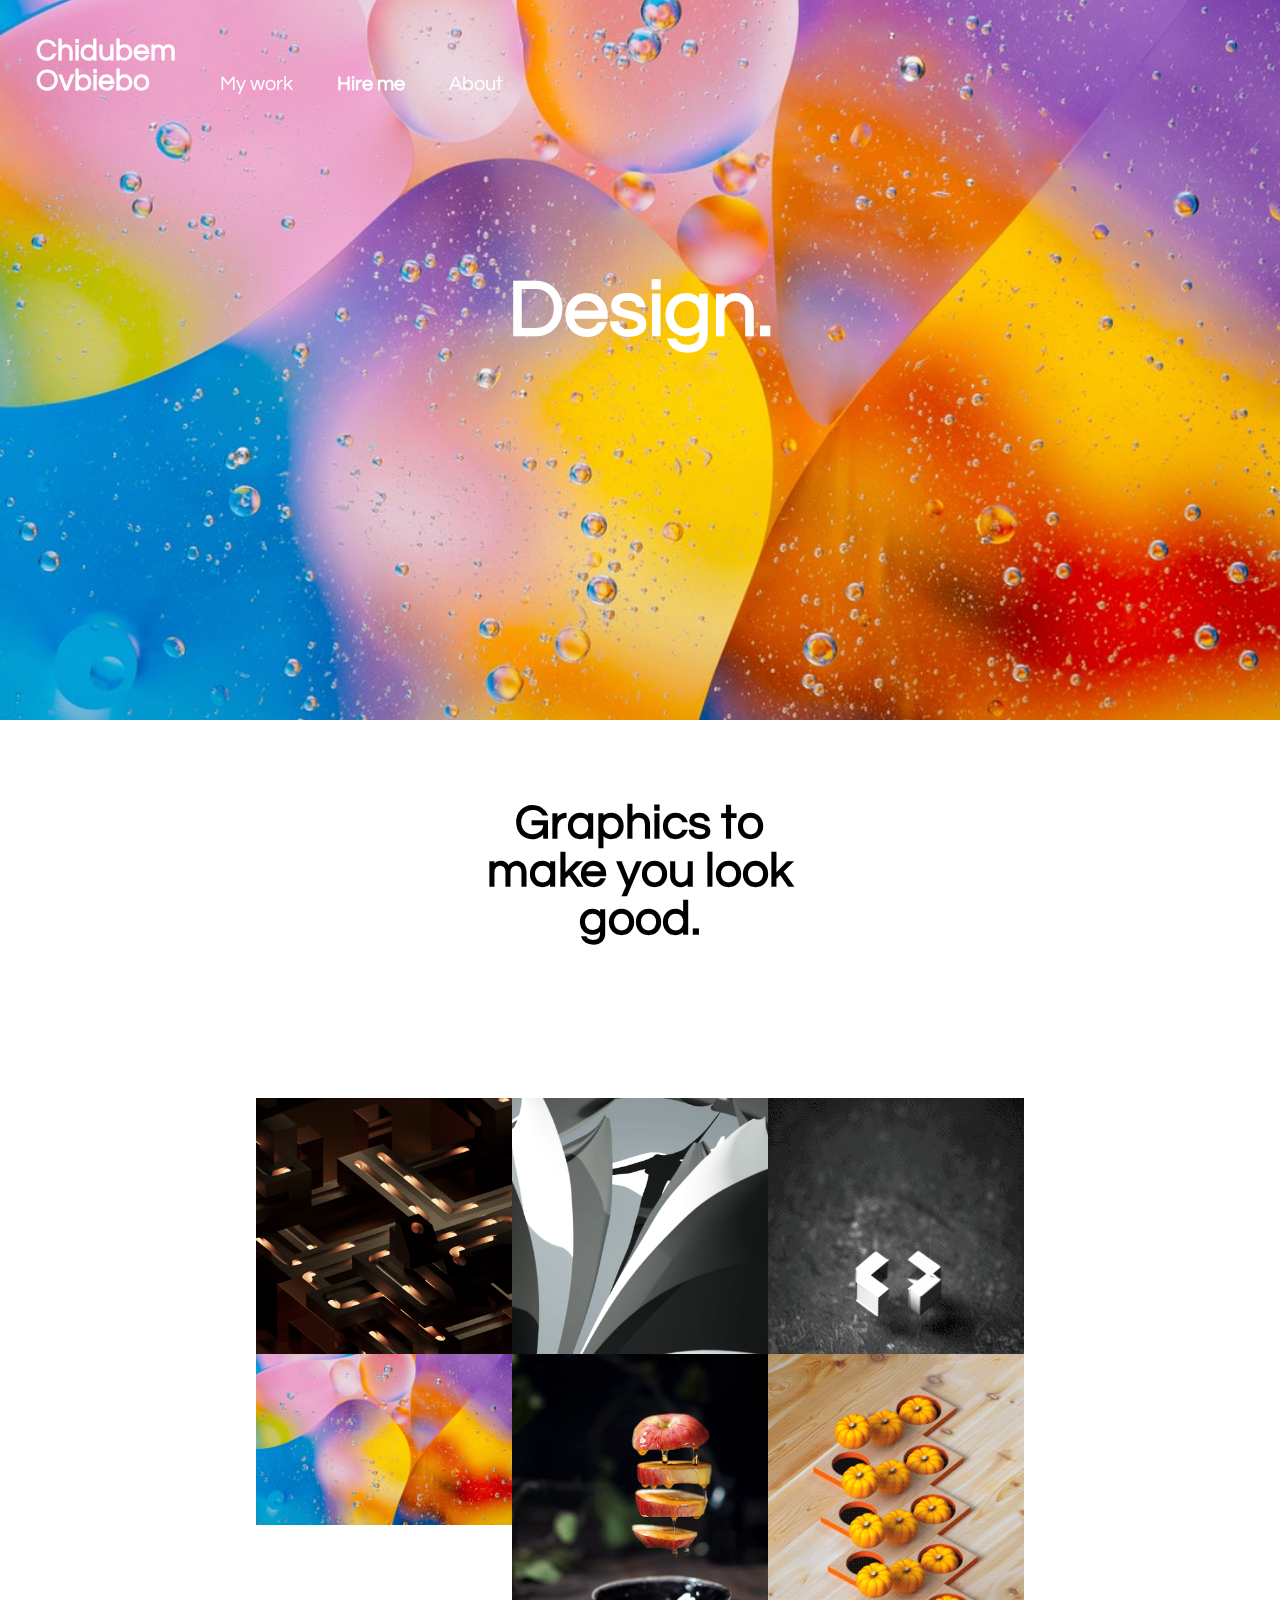
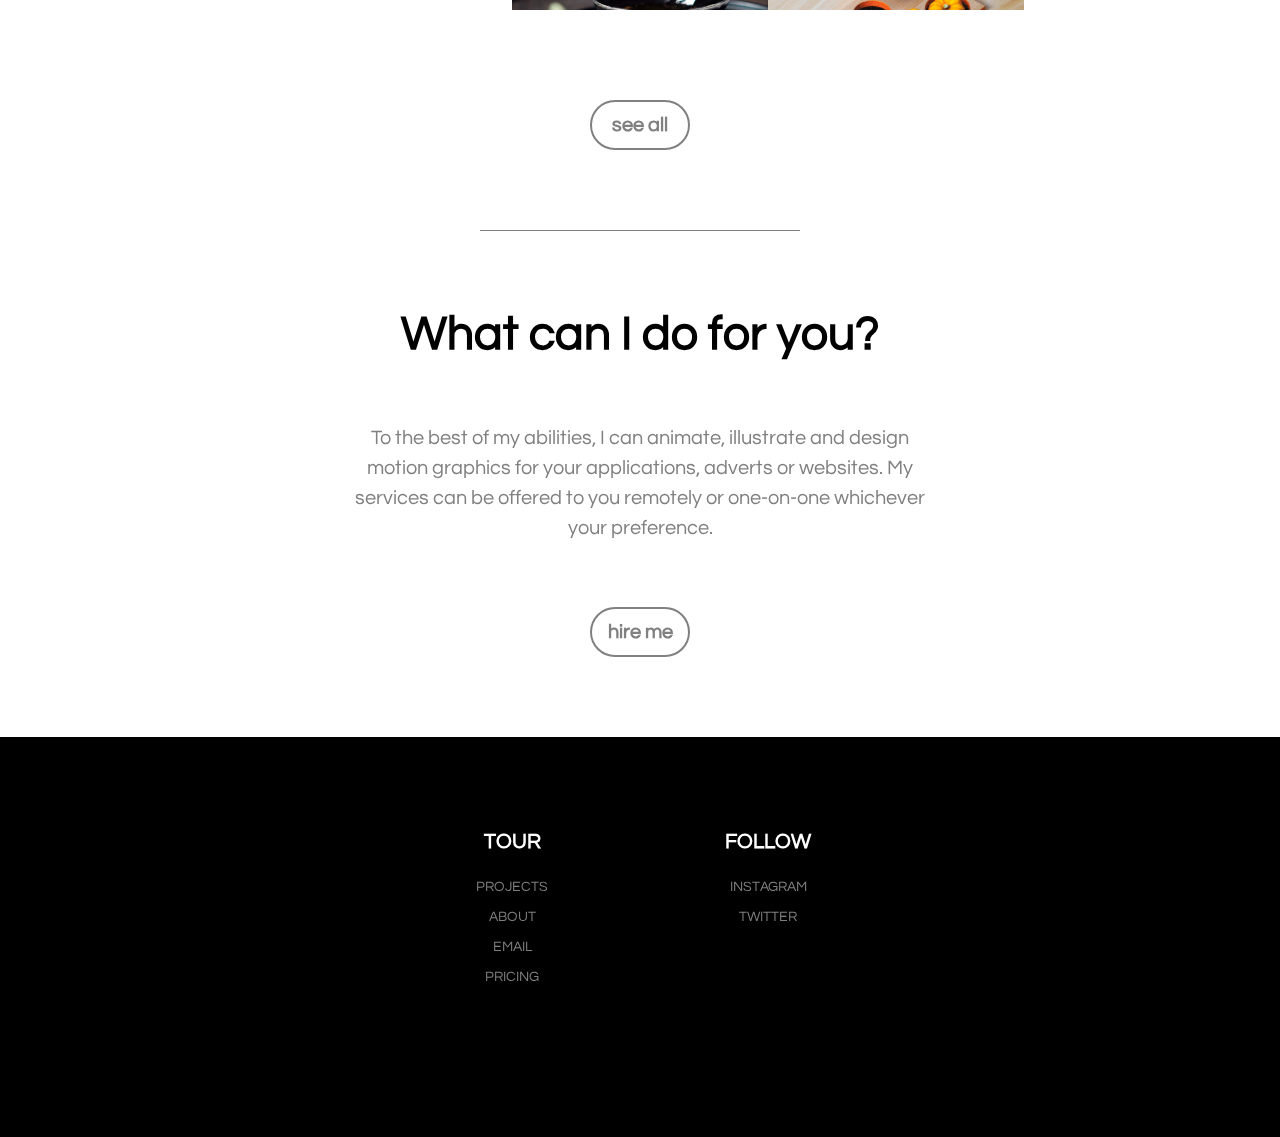
<file: index.html>
<!DOCTYPE html>
<html>
<head>
	<title>Chidubem Ovbiebo</title>
	<link rel="stylesheet" type="text/css" href="Style/external.css">
	<link rel="stylesheet" type="text/css" href="Style/home.css">
</head>
<body>
	<div class="showcase">
		<div class="fix">
			<div class="show"></div>
			<div class="show"></div>
			<div class="show"></div>
			<div class="show"></div>
		</div>
		<nav>
			<div id = "logo">
				<h2>Chidubem<br/>Ovbiebo</h2>
			</div>
			<ul>
				<li><a href="Pages/projects.html">My work</a></li>
				<li id = "hiring"><a href="Pages/hiring.html">Hire me</a></li>
				<li><a href="Pages/about.html">About</a></li>
			</ul>
		</nav>
		<div class="fox">
			<div class="fax">
				<div class = "topic">
				<h1>Design.</h1>
			</div>
			<div class = "topic">
				<h1>Illustration.</h1>
			</div>
			<div class = "topic">
				<h1>Animation.</h1>
			</div>
			<div class = "topic">
				<h1>Motion Graphics.</h1>
			</div>
			</div>
			
		</div>
	</div>
	<section id = "briefing">
		<div>
			<div class = "heading">
				<h2>Graphics to make you look good.</h2>			
			</div>
			<div class = "client-grid">
				<div>
					<a href="Pages/projects.html#d1"><img src="Images/s3.gif"></a>
				</div>
				<div>
					<a href="Pages/projects.html#d2"><img src="Images/p24.gif"></a>
				</div>
				<div>
					<a href="Pages/projects.html#d3"><img src="Images/p23.gif"></a>
				</div>
				<div>
					<a href="Pages/projects.html#d4"><img src="Images/s1.jpg"></a>
				</div>
				<div>
					<a href="Pages/projects.html#d5"><img src="Images/t8.gif"></a>
				</div>
				<div>
					<a href="Pages/projects.html#d6"><img src="Images/p1.gif"></a>
				</div>
			</div>
			<div id="link-button">
				<a  href="Pages/projects.html">see all</a>
			</div>
			<div id="divider"></div>
		</div>
	</section>
	<section id="Hire-container">
		<h2>What can I do for you?</h2>	
		<div>
			<p>To the best of my abilities, I can animate, illustrate and design motion graphics for
			your applications, adverts or websites. My services can be offered to you remotely or one-on-one
			whichever your preference.</p>
		</div>
		<div id="link-button">
				<a  href="Pages/hiring.html">hire me</a>
			</div>
	</section>
	<footer>
		<div class="foot-content">
			<div>
				<h2>tour</h2>
				<ul>
					<li><a href="Pages/projects.html">Projects</a></li>
					<li><a href="Pages/about.html">About</a></li>
					<li><a href="Pages/about.html">Email</a></li>
					<li><a href="Pages/hiring.html#pricing">Pricing</a></li>
				</ul>
			</div>
			<div>
				<h2>follow</h2>
				<ul>
					<li><a href="https://www.instagram.com/dubvm/" target="blank">Instagram</a></li>
					<li><a href="https://twitter.com/chdubm" target="blank">Twitter</a></li>
				</ul>
			</div>
		</div>
	</footer>
</body>
</html>
</file>
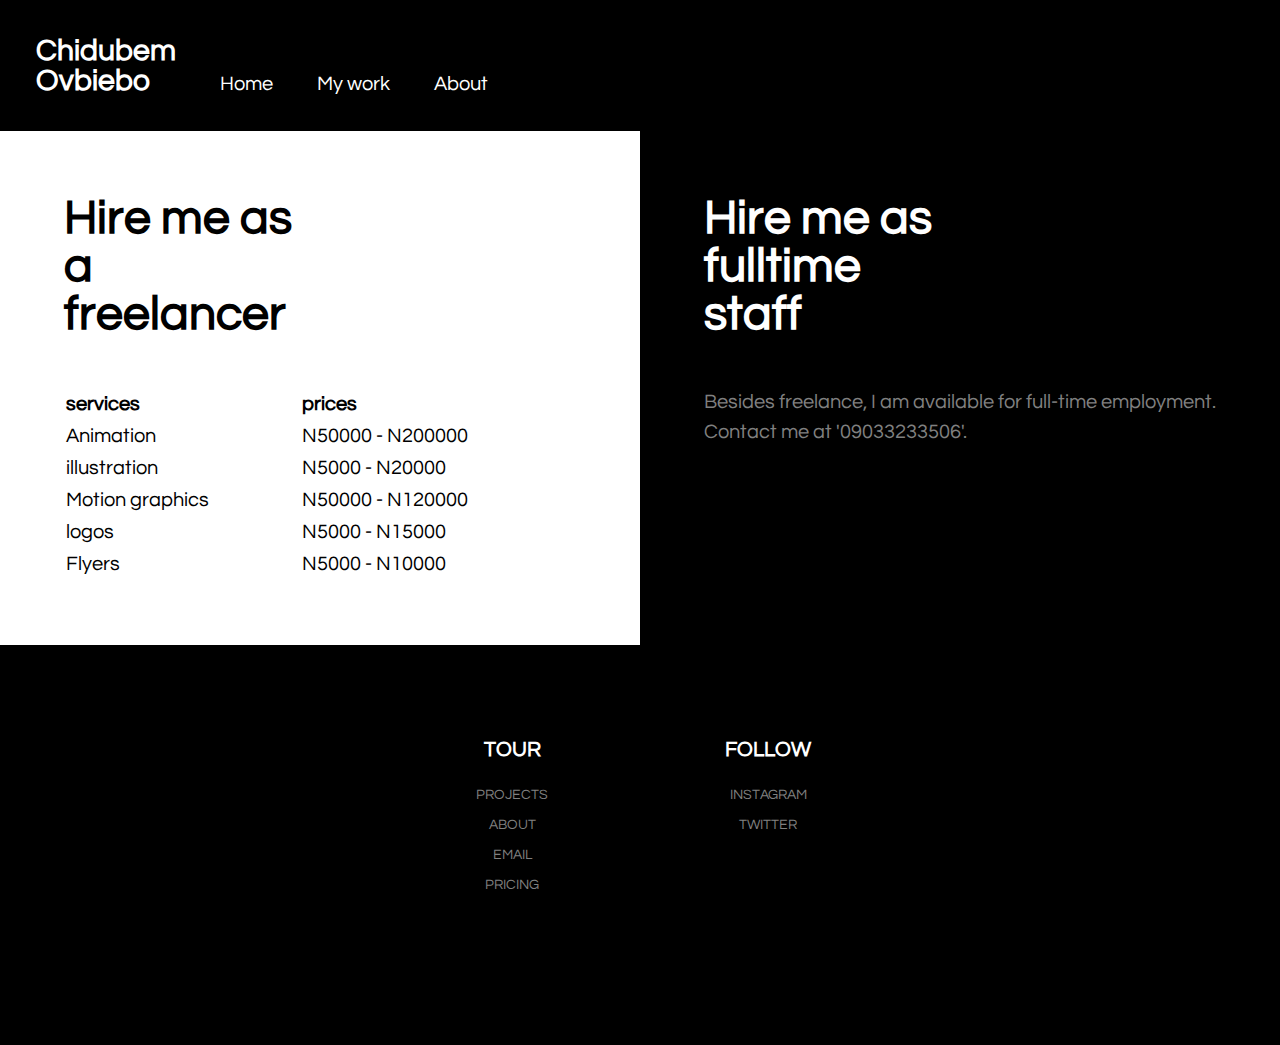
<file: Pages/hiring.html>
<!DOCTYPE html>
<html>
	<head>
		<title>hiring</title>
		<link rel="stylesheet" type="text/css" href="../Style/external.css">
		<link rel="stylesheet" type="text/css" href="../Style/hiring.css">

		<style type="text/css">
			.hire-grid {
				display: grid;
				grid-template-columns: 1fr 1fr;
			}

			.hire-grid div:nth-child(2) {
				background-color: black;
				color: #FFF;
			}

			.hire-grid div {
				background-color: white;
				padding: 10%;
				width: 1fr;
			}
		</style>
	</head>
	<body>
		<nav id="hiring-nav">
			<div id = "logo">
				<h2>Chidubem<br/>Ovbiebo</h2>
			</div>
			<ul>
				<li><a href="../index.html">Home</a></li>
				<li><a href="projects.html">My work</a></li>
				<li><a href="about.html">About</a></li>
			</ul>
		</nav>
		<section class="hire-grid">
			<div>
				<h1>Hire me as a freelancer</h1>
				<table id="pricing" style="width: 100%">
					<tr>
						<th>services</th>
						<th>prices</th>
					</tr>
					<tr>
						<td>Animation</td>
						<td>N50000 - N200000</td>
					</tr>
					<tr>
						<td>illustration</td>
						<td>N5000 - N20000</td>
					</tr>
					<tr>
						<td>Motion graphics</td>
						<td>N50000 - N120000</td>
					</tr>
					<tr>
						<td>logos</td>
						<td>N5000 - N15000</td>
					</tr>
					<tr>
						<td>Flyers</td>
						<td>N5000 - N10000</td>
					</tr>
				</table>
			</div>
			<div>
				<h1>Hire me as fulltime staff</h1>
				<p>
					 Besides freelance, I am available for full-time employment.
					 Contact me at '09033233506'.
				</p>
			</div>
		</section>
		<footer>
			<div class="foot-content">
				<div>
					<h2>tour</h2>
					<ul>
						<li><a href="projects.html">Projects</a></li>
						<li><a href="about.html">About</a></li>
						<li><a href="about.html">Email</a></li>
						<li><a href="#pricing">Pricing</a></li>
					</ul>
				</div>
				<div>
					<h2>follow</h2>
					<ul>
						<li><a href="https://www.instagram.com/dubvm/" target="blank">Instagram</a></li>
						<li><a href="https://twitter.com/chdubm" target="blank">Twitter</a></li>
					</ul>
				</div>
			</div>
		</footer>
	</body>
</html>
</file>
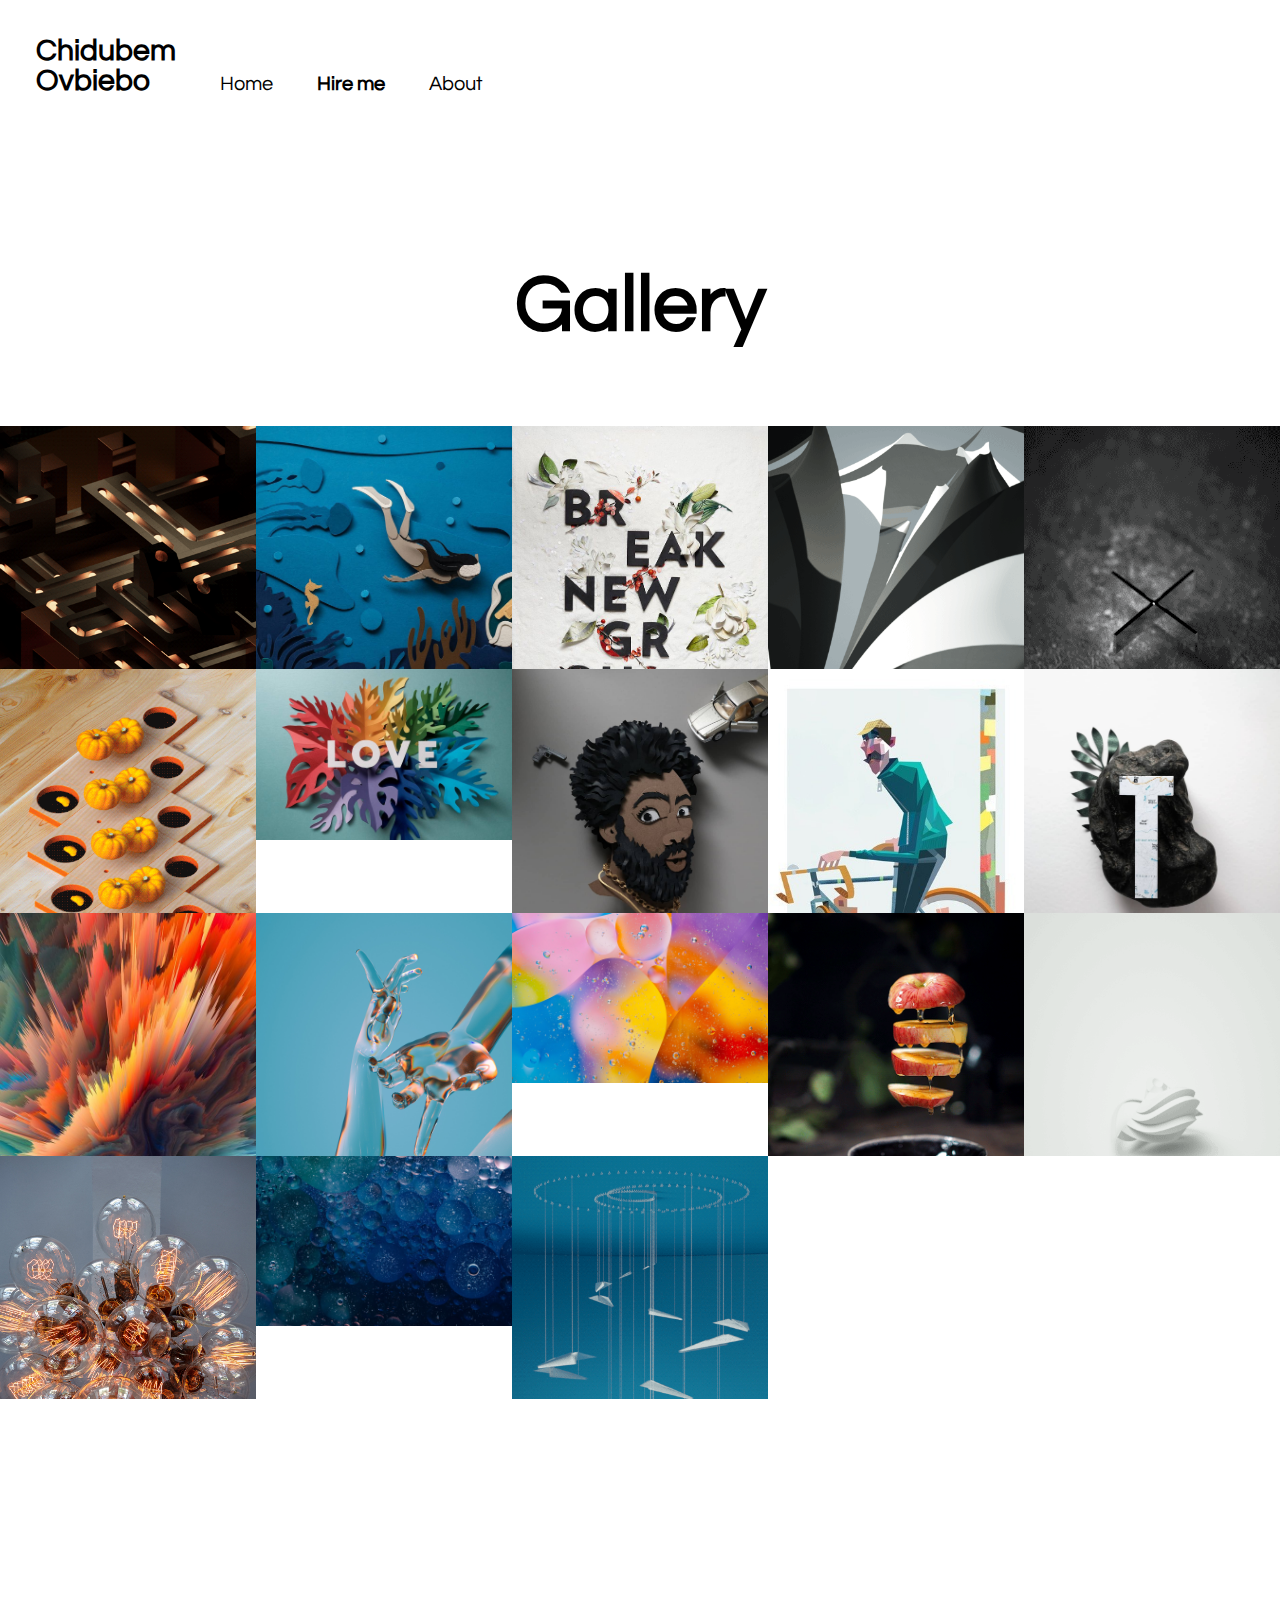
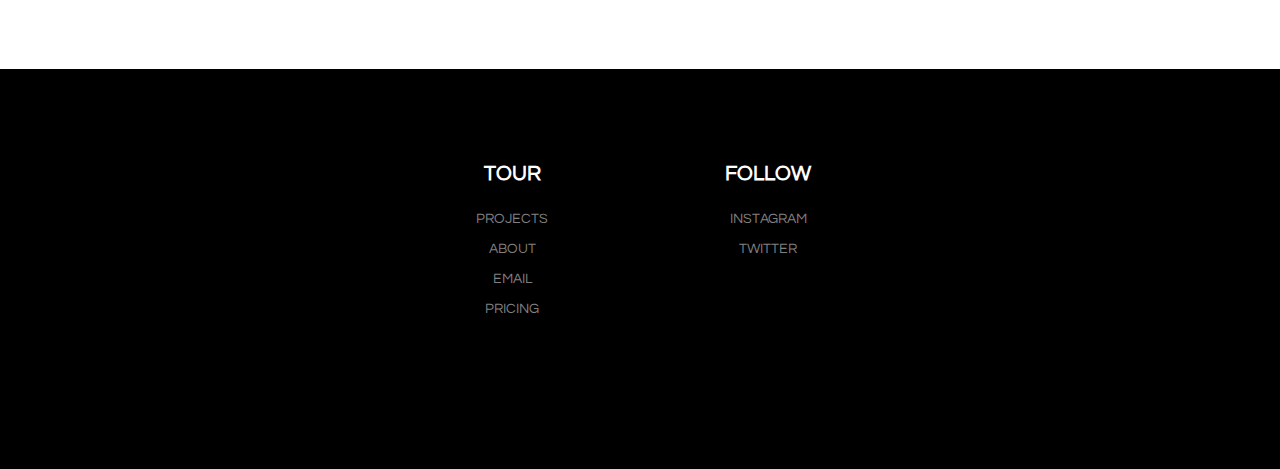
<file: Pages/projects.html>
<!DOCTYPE html>
<html>
<head>
	<title>Projects</title>
	<link rel="stylesheet" type="text/css" href="../Style/external.css">
	<link rel="stylesheet" type="text/css" href="../Style/projects.css">
</head>
<body>
	<div>
		<nav id="projects-nav">
			<div id = "logo">
				<h2>Chidubem<br/>Ovbiebo</h2>
			</div>
			<ul>
				<li><a href="../index.html">Home</a></li>
				<li id = "hiring"><a href="hiring.html">Hire me</a></li>
				<li><a href="about.html">About</a></li>
			</ul>
		</nav>
	</div>
	<section class="portfolio-container">
		<div class = "topic">
			<h1>Gallery</h1>
		</div>
		<div class="portfolio-grid">
			<div id="d1">
				<img src="../Images/s3.gif">
			</div>
			<div>
				<img src="../Images/p16.jpg">
			</div>
			<div>
				<img src="../Images/p2.jpg">
			</div>
			<div id="d2">
				<img src="../Images/p24.gif">
			</div>
			<div id="d3">
				<img src="../Images/p23.gif">
			</div>			
			<div id="d6">
				<img src="../Images/p1.gif">
			</div>
			<div>
				<img src="../Images/p4.jpg">
			</div>
			<div>
				<img src="../Images/p5.jpg">
			</div>
			<div>
				<img src="../Images/p7.jpg">
			</div>
			<div>
				<img src="../Images/p21.jpg">
			</div>
			<div>
				<img src="../Images/p11.jpg">
			</div>
			<div>
				<img src="../Images/p8.jpg">
			</div>
			<div id="d4">
				<img src="../Images/s1.jpg">
			</div>
			<div id="d5">
				<img src="../Images/t8.gif">
			</div>
			<div>
				<img src="../Images/p10.gif">
			</div>
			<div>
				<img src="../Images/p15.jpg">
			</div>
			<div>
				<img src="../Images/p9.jpg">
			</div>
			<div>
				<img src="../Images/p19.gif">
			</div>
		</div>
	</section>
	<footer>
		<div class="foot-content">
			<div>
				<h2>tour</h2>
				<ul>
					<li><a href="projects.html">Projects</a></li>
					<li><a href="about.html">About</a></li>
					<li><a href="about.html">Email</a></li>
					<li><a href="hiring.html#pricing">Pricing</a></li>
				</ul>
			</div>
			<div>
				<h2>follow</h2>
				<ul>
					<li><a href="https://www.instagram.com/dubvm/" target="blank">Instagram</a></li>
					<li><a href="https://twitter.com/chdubm" target="blank">Twitter</a></li>
				</ul>
			</div>
		</div>
	</footer>
</body>
</html>
</file>
<file: Style/external.css>
* {
	margin: 0;
	padding: 0;
}

@font-face {
	font-family: 'Questrial';
	src: url('../Fonts/Questrial-Regular.ttf') format('truetype');
}

body {
	font-family: 'Questrial', sans-serif;
	font-size: 20px;
	line-height: 1.5em;
}

h1 {
	line-height: 1em;
	font-size: 5rem;
}

p {
	color: gray;
}

img {
	width: 100%;
}

nav {
	font-size: 20px;
	width: 96%;
	padding: 2% 2%;
	color: #FFF;;
}

footer {
	font-size: 14px;
	background-color: black;
	color: white;
	padding: 10vh;
	text-align: center;
}

footer li {
	list-style: none;
}

footer a {
	color: gray;
	text-decoration: none;
}

footer a:hover {
	font-size: 14px;
	text-decoration: underline;
}

footer a:active {
	font-size: 16px;
}

footer a:focus {
	font-size: 16px;
	font-weight: bold;
	text-decoration: none;
}

footer a:visited {
	color: white;
	font-weight: bold;
}

section {
	font-size: 20px;
}

nav ul {
	display: inline-block;
	padding-top: 20px;
}

nav li {
	display: inline;
}

nav a {
	color: #FFF;
	padding: 10px;
	margin-left: 20px;
	text-decoration: none;
}

a:hover {
	font-size: 22px;
}

#logo {
	display: inline-block;
	margin: 10px;
}

#hiring {
	font-weight: bold;
}

#sub-nav {
	padding: 0 0 4% 0;
	width: 50%;
	margin: 0 auto;
}

#sub-nav ul{
	display: flex;
}

#sub-nav li{
	flex: 1;
	text-align: center;
	list-style-type: none;
}

#sub-nav a {
	color: #000000;
	padding: 10px;
	text-decoration: none;
}

.topic {
	height: 4em;
	padding-bottom: 4em;
	text-align: center;
	margin: 0 auto;
	overflow: hidden;
}

.topic h1 {
	position: relative;
  	top: 50%;
  	transform: translateY(-50%);
}

.topic h2 {
	font-size: 3rem;
	position: relative;
  	top: 50%;
  	transform: translateY(-50%);
  	line-height: 1em;
}

.container {
	padding: 15vh 0 30vh 0;
}

#divider {
	height: 4em;
	width: 25vw;
	margin: 0 auto;
	border-bottom: 0.05em gray solid;
}

.foot-content {
	text-transform: uppercase;
	display: flex;
	justify-content: center;
	padding: 0 10%;
	padding-bottom: 5%;
	width: 40vw;
	margin: auto;
}

.foot-content div{
	padding: 0 1%;
	flex: 1;
}

.foot-content h2{
	padding-bottom: 6%;
}

.foot-content p{
	color: gray;
}
</file>
<file: Style/home.css>
.showcase {
	width: 100%;
	height: 80vh;
	overflow: hidden;
}

.fix {
	z-index: -1;
	width: 400%;
	height: 80vh;
	display: flex;
	position: fixed;
	animation-name: tx;
	animation-duration: 12s;
	animation-iteration-count: infinite;
}

.fox {
	overflow: hidden;
	width: 100%;
	height: 30vh;
	margin: 5vh 0;
}

.fax {
	display: flex;
	flex-direction: column;
	animation-name: fx;
	animation-duration: 12s;
	animation-iteration-count: infinite;
}

@keyframes tx {
	0% {
		transform: translate3d(0, 0, 0);
	}
	12.5%{
		transform: translate3d(0, 0, 0);
	}
	25% {
		transform: translate3d(-25%, 0, 0);
	}
	37.5%{
		transform: translate3d(-25%, 0, 0);
	}
	50% {
		transform: translate3d(-50%, 0, 0);
	}
	62.5% {
		transform: translate3d(-50%, 0, 0);
	}
	75% {
		transform: translate3d(-75%, 0, 0);
	}
	87.5% {
		transform: translate3d(-75%, 0, 0);
	}
}

@keyframes fx {
	0% {
		transform: translate3d(0, 0, 0);
	}
	12.5%{
		transform: translate3d(0, 0, 0);
	}
	25% {
		transform: translate3d(0, -25%, 0);
	}
	37.5%{
		transform: translate3d(0, -25%, 0);
	}
	50% {
		transform: translate3d(0, -50%, 0);
	}
	62.5% {
		transform: translate3d(0, -50%, 0);
	}
	75% {
		transform: translate3d(0, -75%, 0);
	}
	87.5% {
		transform: translate3d(0, -75%, 0);
	}
}

.fix div {
	display: inline-block;
	flex: 1;
	height: 100%;
}

.fix div:nth-child(1){
	background: url('../Images/s1.jpg') no-repeat center/cover;
}

.fix div:nth-child(2){
	background: url('../Images/p16.jpg') no-repeat center/cover;
}

.fix div:nth-child(3){
	background: url('../Images/s3.gif') no-repeat center/cover;
}

.fix div:nth-child(4){
	background: url('../Images/p19.gif') no-repeat center/cover;
}

.fax div {
	display: block;
	height: 100%;
}

.showcase .topic {
	width: 100%;
	color: white;
	padding-top: 15vh;
}

#briefing {
	background-color: white;
	color: black;
	padding: 4em 6% 0 6%;
}

.heading {
	margin: 0 auto;
	width: 30%;
	text-align: center;
	font-size: 2rem;
	position: relative;
  	line-height: 1.5em;
  	padding-bottom: 4rem;
}

#briefing p{
	text-align: center;
	padding: 0 25%;
}

#briefing .topic {
	padding-bottom: 2vh;
}

.client-grid {
	display: grid;
	grid-template-columns: 1fr 1fr 1fr;
	margin: 10vh auto;
	width: 60vw;
}

.client-grid div {
	overflow: hidden;
	height: 20vw;
}

.client-grid img {
	transition-duration: 1s;
	transition: 0.5;
}

.client-grid img:hover {
	width: 110%;
}

#Hire-container {
	background-color: white;
	padding: 4em 5%;
}

#Hire-container h2{
	text-align: center;
	font-size: 3rem;
	line-height: 1em;
	padding: 0 0 4rem 0;
	width: 60%;
	margin: 0 auto;
}

#Hire-container p {
	padding: 0 25% 4rem 25%;
	text-align: center;
}

#link-button {
	width: 5rem;
	margin: 0 auto;
	padding: 0.5rem;
	border: 0.1em gray solid;
	border-radius: 2rem;
	text-align: center;
}

#link-button a {
	text-decoration: none;
	font-weight: bold;
	color: gray;
}
</file>
<file: Style/hiring.css>
h1 {
	font-size: 3rem;
	width: 50%;
	padding-bottom: 1em;
}

#hiring-nav {
	background-color: #000;
	color: #FFF;
}

#hiring-nav a{
	color: #FFF;
}

#pricing th {
	text-align: left;
}
</file>
<file: Style/projects.css>
#projects-nav {
	background-color: #FFFFFF;
	color: #000000;
}

#projects-nav a{
	color: #000000;
}

.portfolio-container {
	padding: 15vh 0 30vh 0;
}

.portfolio-grid {
	display: grid;
	grid-template-columns: 1fr 1fr 1fr 1fr 1fr;
}

.portfolio-grid div {
	overflow: hidden;
	height: 19vw;
}
</file>
